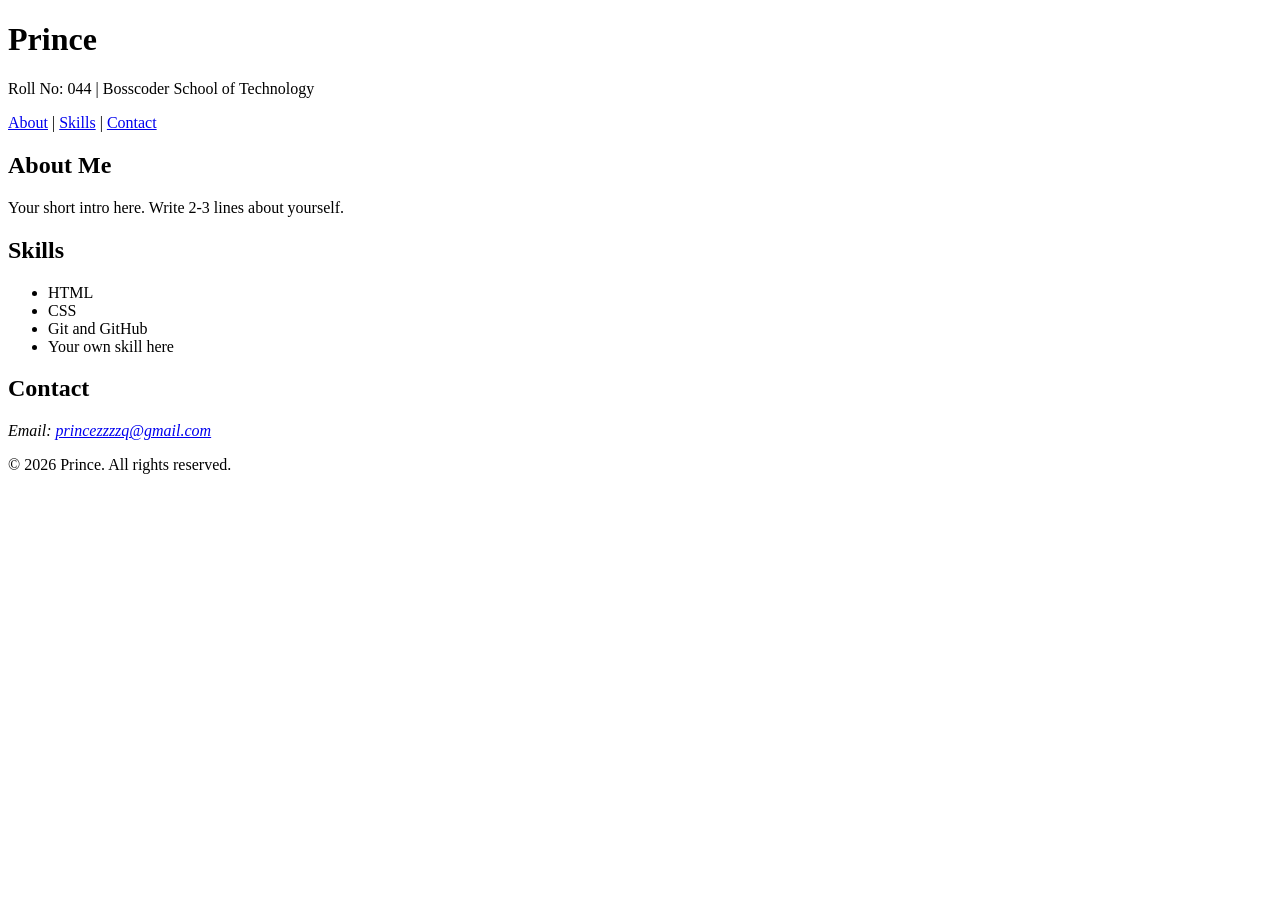
<file: P05/index.html>
<!DOCTYPE html>
<head>
  
  <title>Prince | Bio</title>
</head>
<body>

  <header>
    <h1>Prince</h1>
<p>Roll No: 044 | Bosscoder School of Technology</p>
    <nav>
      <a href="#about">About</a> |
  <a href="#skills">Skills</a> |
      <a href="#contact">Contact</a>
    </nav>
  </header>

  <main>
    <section id="about">
      <h2>About Me</h2>
      <p>Your short intro here. Write 2-3 lines about yourself.</p>
    </section>
 <section id="skills">
      <h2>Skills</h2>
      <ul>
        <li>HTML</li>
        <li>CSS</li>
        <li>Git and GitHub</li>
        <li>Your own skill here</li>
      </ul>
    </section>

    <section id="contact">
      <h2>Contact</h2>
      <address>
        Email: <a href="mailto:princezzzzq@gmail.com">princezzzzq@gmail.com</a>
      </address>
    </section>
  </main>

  <footer>
    <p>&copy; 2026 Prince. All rights reserved.</p>
  </footer>

</body>
</html>
</file>
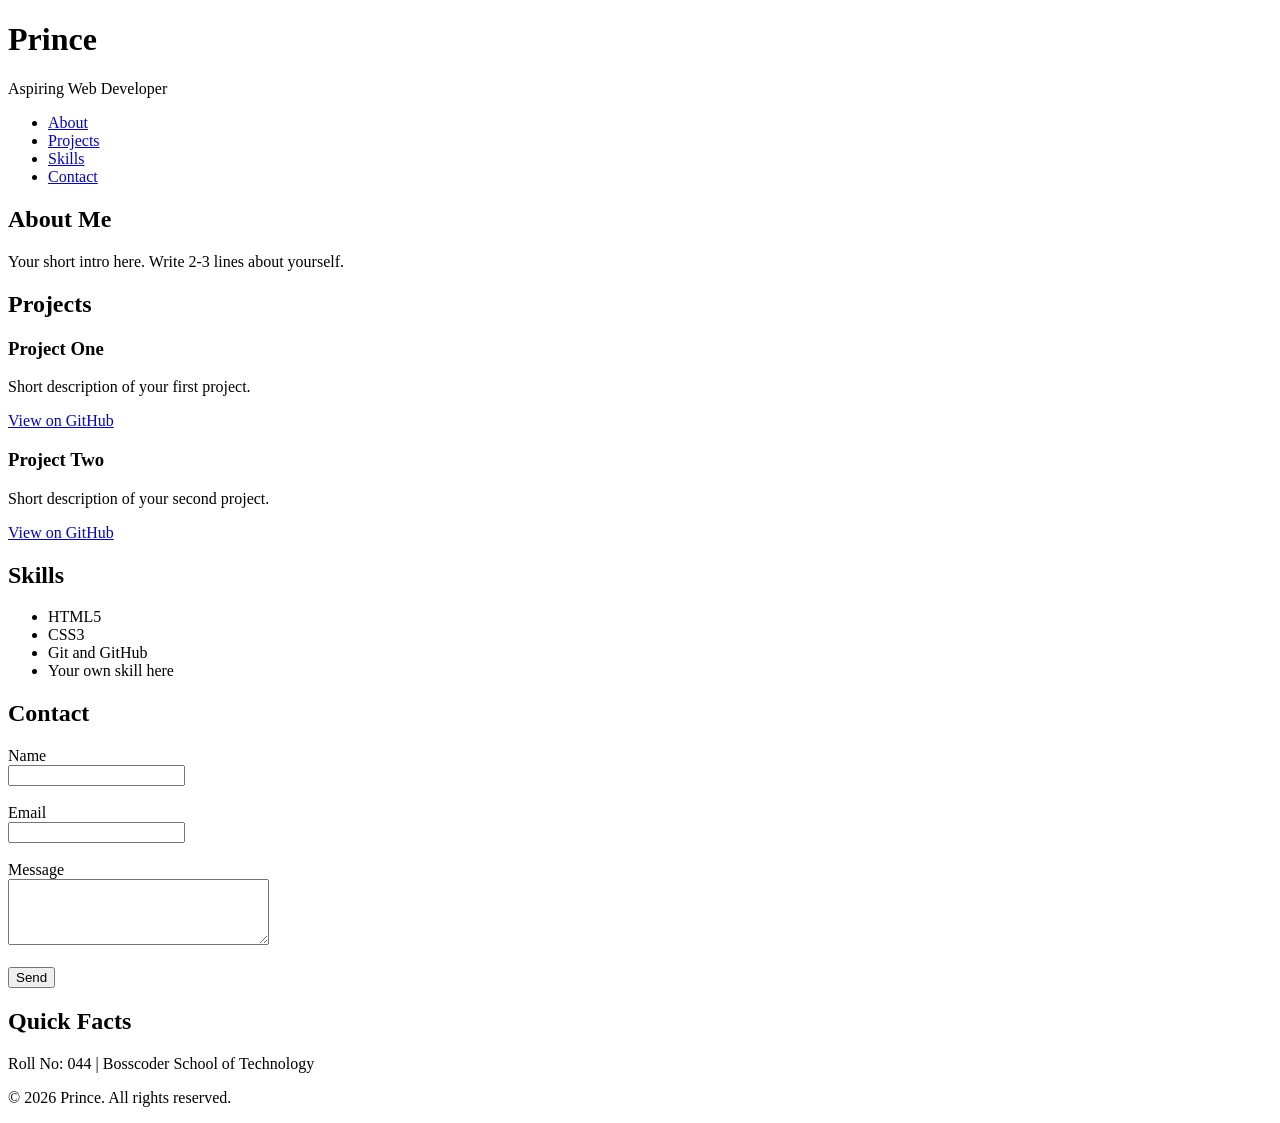
<file: P06/index.html>
<!DOCTYPE html>
<head>
 
  <title>Prince | Portfolio</title>
</head>
<body>

  <header>
    <h1>Prince</h1>
    <p>Aspiring Web Developer</p>
    <nav aria-label="Main navigation">
      <ul>
        <li><a href="#about">About</a></li>
        <li><a href="#projects">Projects</a></li>
        <li><a href="#skills">Skills</a></li>
        <li><a href="#contact">Contact</a></li>
      </ul>
    </nav>
  </header>

  <main>
    <section id="about">
      <h2>About Me</h2>
      <p>Your short intro here. Write 2-3 lines about yourself.</p>
    </section>

    <section id="projects">
      <h2>Projects</h2>
      <article>
        <h3>Project One</h3>
        <p>Short description of your first project.</p>
        <a href="#">View on GitHub</a>
      </article>
      <article>
        <h3>Project Two</h3>
        <p>Short description of your second project.</p>
        <a href="#">View on GitHub</a>
      </article>
    </section>

    <section id="skills">
      <h2>Skills</h2>
      <ul>
        <li>HTML5</li>
        <li>CSS3</li>
        <li>Git and GitHub</li>
        <li>Your own skill here</li>
      </ul>
    </section>

    <section id="contact">
      <h2>Contact</h2>
      <form action="#" method="post">
        <label for="name">Name</label><br>
        <input type="text" id="name" name="name"><br><br>

        <label for="email">Email</label><br>
        <input type="email" id="email" name="email"><br><br>

        <label for="message">Message</label><br>
        <textarea id="message" name="message" rows="4" cols="30"></textarea><br><br>

        <button type="submit">Send</button>
      </form>
    </section>
  </main>

  <aside>
    <h2>Quick Facts</h2>
    <p>Roll No: 044 | Bosscoder School of Technology</p>
  </aside>

  <footer>
    <p>&copy; 2026 Prince. All rights reserved.</p>
  </footer>

</body>
</html>
</file>
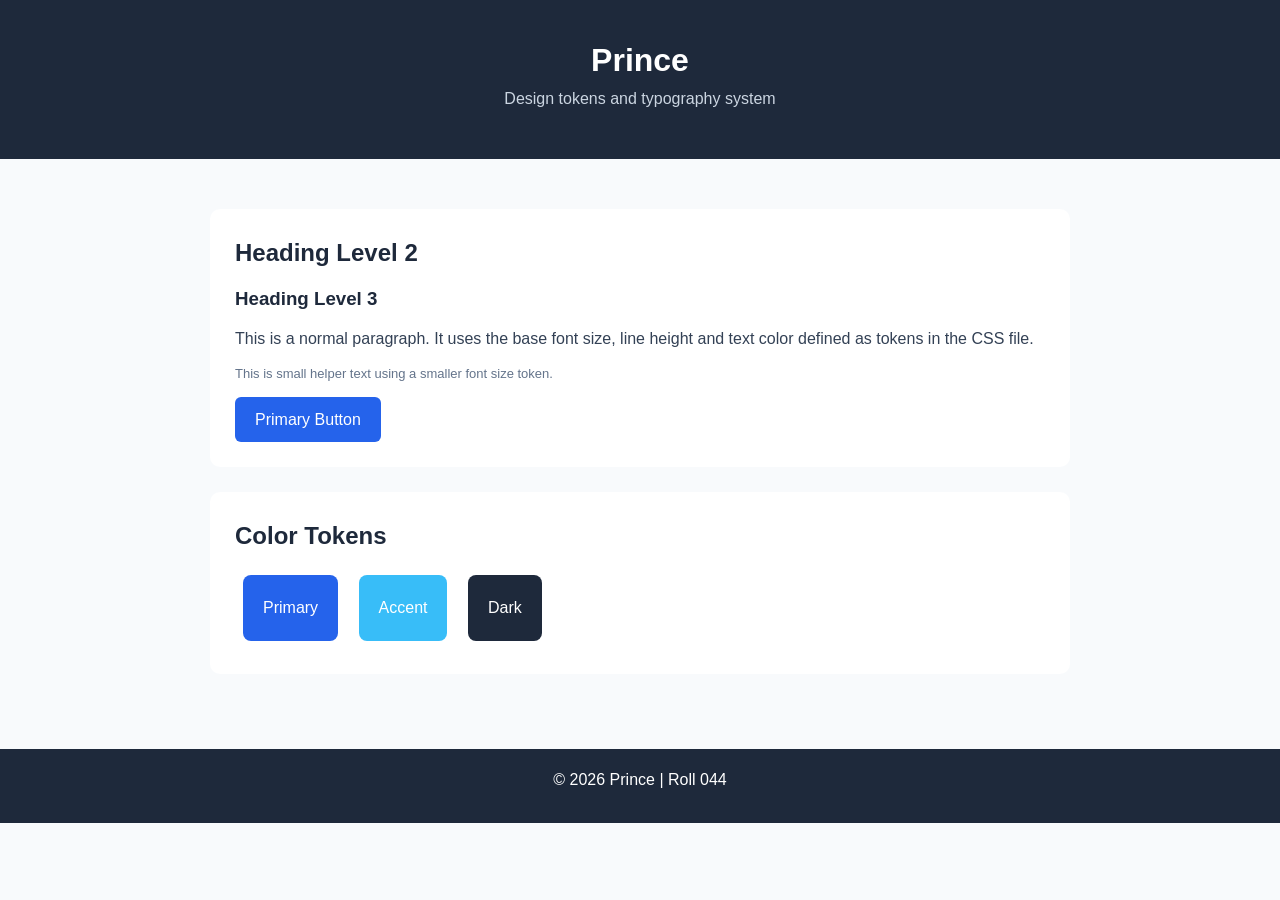
<file: P07/index.html>
<!DOCTYPE html>
<html lang="en">
<head>
  <meta charset="UTF-8">
  <meta name="viewport" content="width=device-width, initial-scale=1.0">
  <title>P07 | Design Tokens</title>
  <link rel="stylesheet" href="style.css">
</head>
<body>

  <header class="site-header">
    <h1>Prince</h1>
    <p class="subtitle">Design tokens and typography system</p>
  </header>

  <main>
    <section class="section">
      <h2>Heading Level 2</h2>
      <h3>Heading Level 3</h3>
      <p>This is a normal paragraph. It uses the base font size, line height and text color defined as tokens in the CSS file.</p>
      <p class="small-text">This is small helper text using a smaller font size token.</p>
      <a href="#" class="btn">Primary Button</a>
    </section>

    <section class="section">
      <h2>Color Tokens</h2>
      <div class="swatch swatch-primary">Primary</div>
      <div class="swatch swatch-accent">Accent</div>
      <div class="swatch swatch-dark">Dark</div>
    </section>
  </main>

  <footer class="site-footer">
    <p>&copy; 2026 Prince | Roll 044</p>
  </footer>

</body>
</html>
</file>
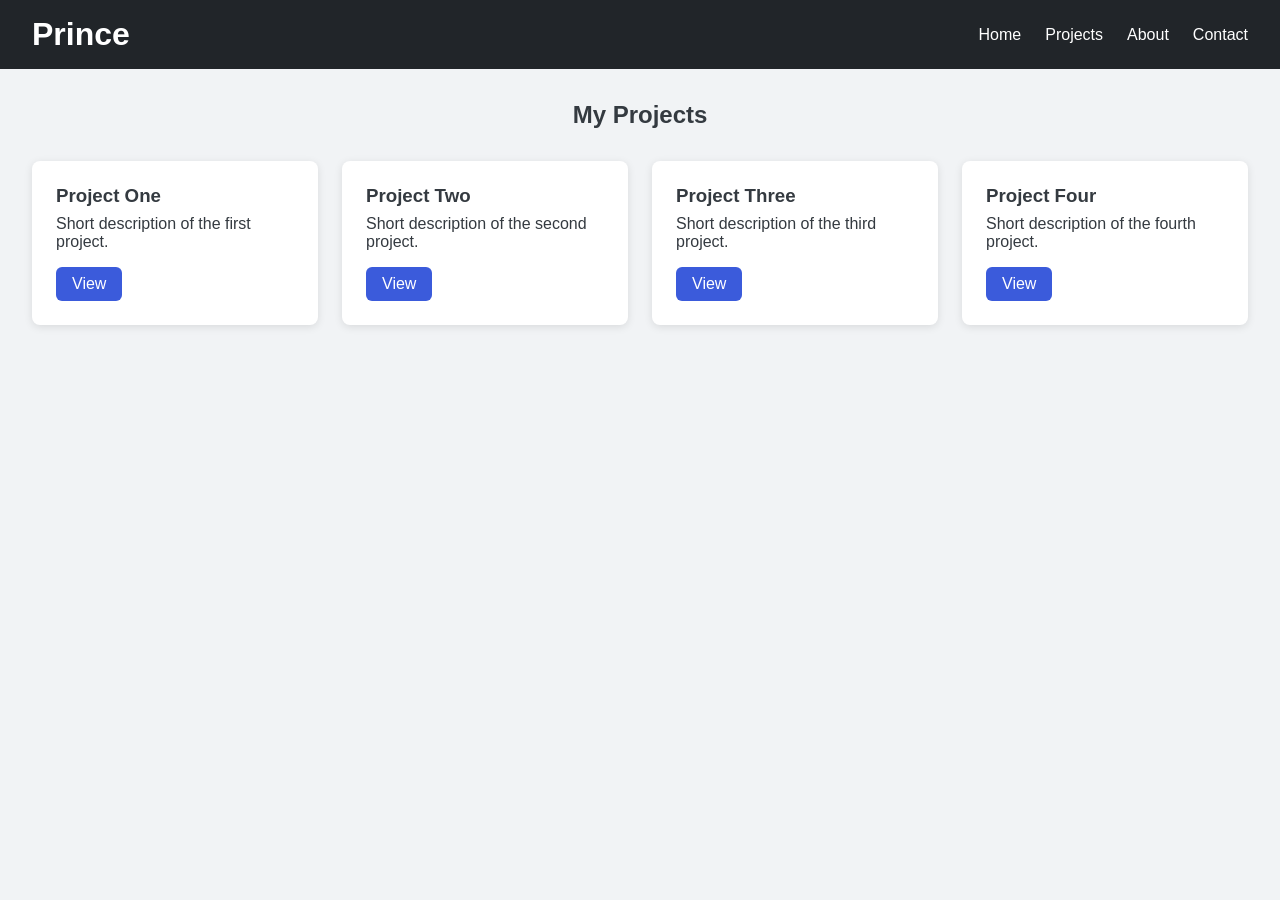
<file: P09/index.html>
<!DOCTYPE html>
<html lang="en">
<head>
  <meta charset="UTF-8">
  <meta name="viewport" content="width=device-width, initial-scale=1.0">
  <title>P09 | Responsive Flexbox</title>
  <link rel="stylesheet" href="style.css">
</head>
<body>

  <header class="navbar">
    <h1 class="logo">Prince</h1>
    <nav>
      <ul class="nav-links">
        <li><a href="#">Home</a></li>
        <li><a href="#">Projects</a></li>
        <li><a href="#">About</a></li>
        <li><a href="#">Contact</a></li>
      </ul>
    </nav>
  </header>

  <main>
    <h2 class="title">My Projects</h2>
    <section class="card-grid">
      <article class="card">
        <h3>Project One</h3>
        <p>Short description of the first project.</p>
        <a href="#" class="btn">View</a>
      </article>
      <article class="card">
        <h3>Project Two</h3>
        <p>Short description of the second project.</p>
        <a href="#" class="btn">View</a>
      </article>
      <article class="card">
        <h3>Project Three</h3>
        <p>Short description of the third project.</p>
        <a href="#" class="btn">View</a>
      </article>
      <article class="card">
        <h3>Project Four</h3>
        <p>Short description of the fourth project.</p>
        <a href="#" class="btn">View</a>
      </article>
    </section>
  </main>

</body>
</html>
</file>
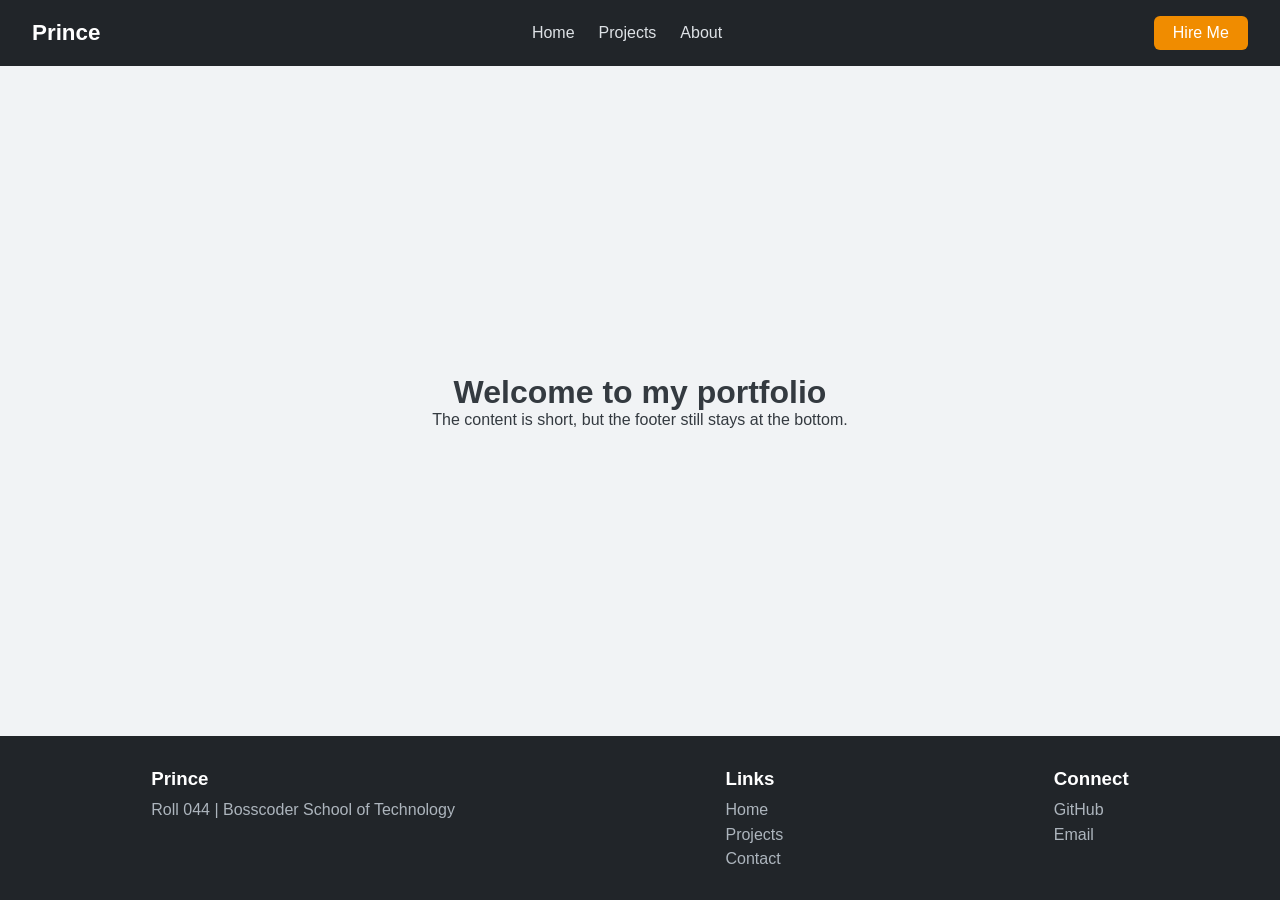
<file: P10/index.html>
<!DOCTYPE html>
<html lang="en">
<head>
  <meta charset="UTF-8">
  <meta name="viewport" content="width=device-width, initial-scale=1.0">
  <title>P10 | Header and Footer</title>
  <link rel="stylesheet" href="style.css">
</head>
<body>

  <header class="site-header">
    <a href="#" class="logo">Prince</a>
    <nav>
      <ul class="nav">
        <li><a href="#">Home</a></li>
        <li><a href="#">Projects</a></li>
        <li><a href="#">About</a></li>
      </ul>
    </nav>
    <a href="#" class="btn">Hire Me</a>
  </header>

  <main class="content">
    <h1>Welcome to my portfolio</h1>
    <p>The content is short, but the footer still stays at the bottom.</p>
  </main>

  <footer class="site-footer">
    <div class="footer-col">
      <h3>Prince</h3>
      <p>Roll 044 | Bosscoder School of Technology</p>
    </div>
    <div class="footer-col">
      <h3>Links</h3>
      <a href="#">Home</a>
      <a href="#">Projects</a>
      <a href="#">Contact</a>
    </div>
    <div class="footer-col">
      <h3>Connect</h3>
      <a href="https://github.com/princeguptacse">GitHub</a>
      <a href="mailto:princezzzzq@gmail.com">Email</a>
    </div>
  </footer>

</body>
</html>
</file>
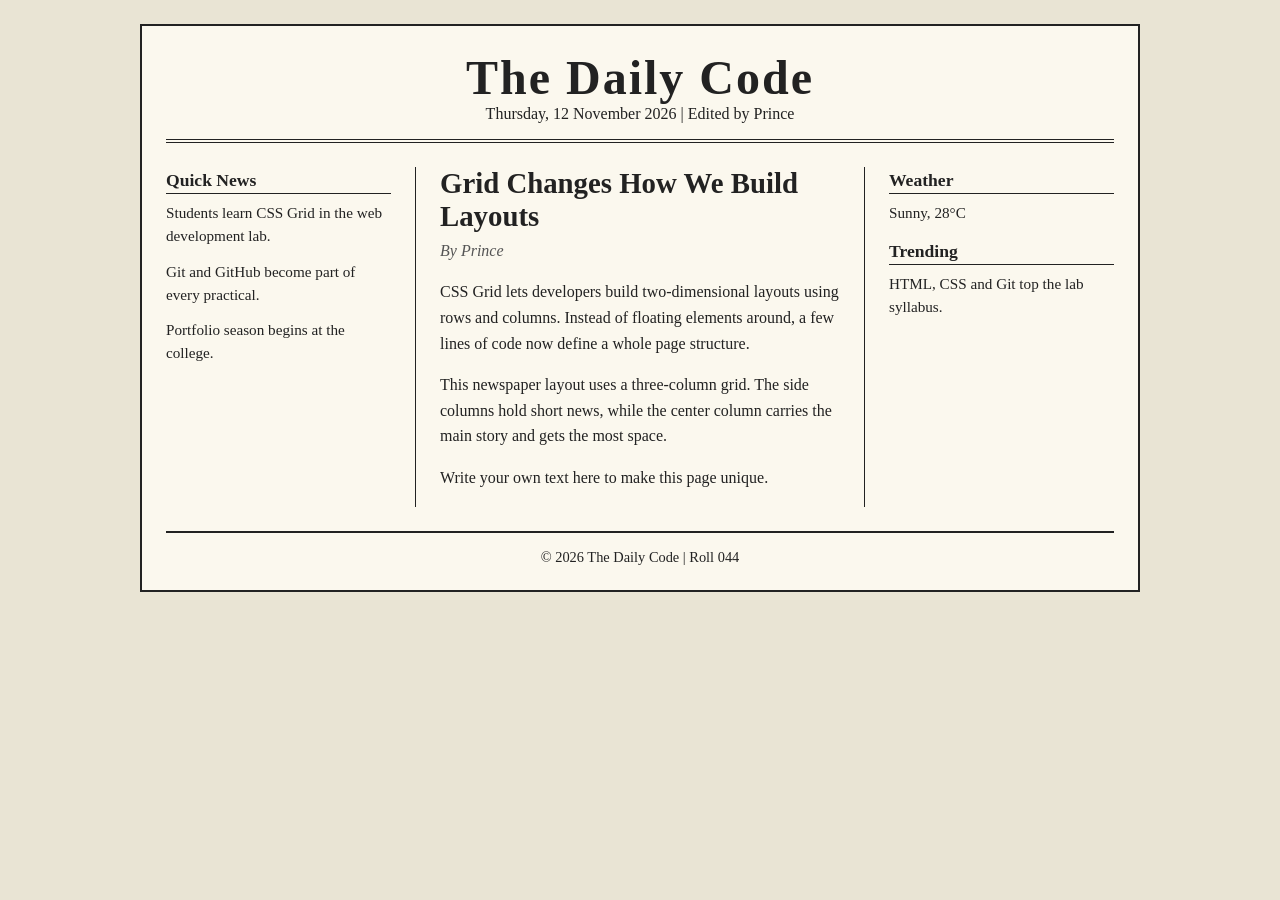
<file: P11/index.html>
<!DOCTYPE html>
<html lang="en">
<head>
  <meta charset="UTF-8">
  <meta name="viewport" content="width=device-width, initial-scale=1.0">
  <title>P11 | Newspaper Layout</title>
  <link rel="stylesheet" href="style.css">
</head>
<body>

  <div class="newspaper">

    <header class="masthead">
      <h1>The Daily Code</h1>
      <p>Thursday, 12 November 2026 | Edited by Prince</p>
    </header>

    <aside class="left">
      <h2>Quick News</h2>
      <p>Students learn CSS Grid in the web development lab.</p>
      <p>Git and GitHub become part of every practical.</p>
      <p>Portfolio season begins at the college.</p>
    </aside>

    <main class="main-story">
      <h2>Grid Changes How We Build Layouts</h2>
      <p class="byline">By Prince</p>
      <p>CSS Grid lets developers build two-dimensional layouts using rows and columns. Instead of floating elements around, a few lines of code now define a whole page structure.</p>
      <p>This newspaper layout uses a three-column grid. The side columns hold short news, while the center column carries the main story and gets the most space.</p>
      <p>Write your own text here to make this page unique.</p>
    </main>

    <aside class="right">
      <h2>Weather</h2>
      <p>Sunny, 28&deg;C</p>
      <h2>Trending</h2>
      <p>HTML, CSS and Git top the lab syllabus.</p>
    </aside>

    <footer class="footer">
      <p>&copy; 2026 The Daily Code | Roll 044</p>
    </footer>

  </div>

</body>
</html>
</file>
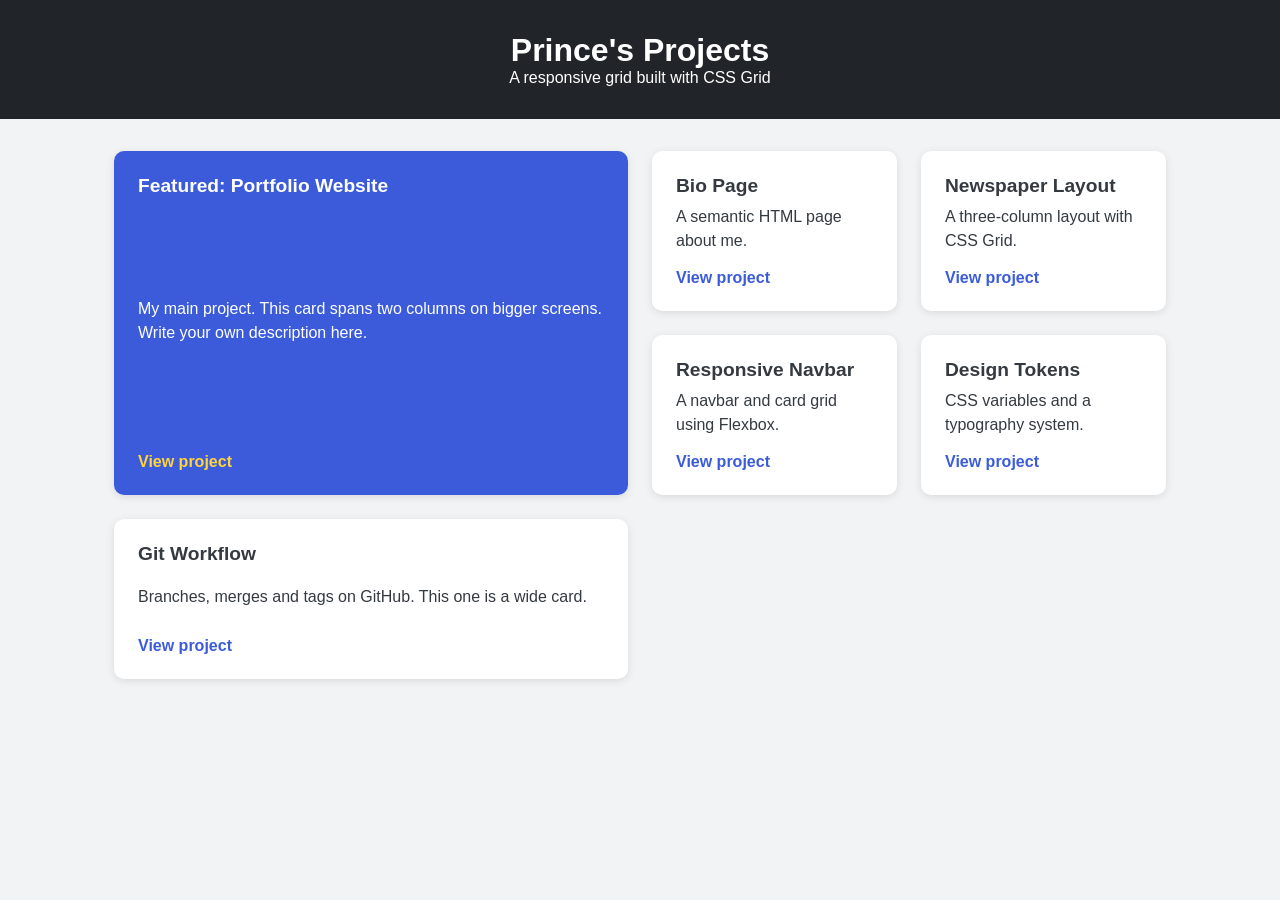
<file: P12/index.html>
<!DOCTYPE html>
<html lang="en">
<head>
  <meta charset="UTF-8">
  <meta name="viewport" content="width=device-width, initial-scale=1.0">
  <title>P12 | Projects Grid</title>
  <link rel="stylesheet" href="style.css">
</head>
<body>

  <header class="header">
    <h1>Prince's Projects</h1>
    <p>A responsive grid built with CSS Grid</p>
  </header>

  <main class="projects">

    <article class="project featured">
      <h2>Featured: Portfolio Website</h2>
      <p>My main project. This card spans two columns on bigger screens. Write your own description here.</p>
      <a href="#">View project</a>
    </article>

    <article class="project">
      <h2>Bio Page</h2>
      <p>A semantic HTML page about me.</p>
      <a href="#">View project</a>
    </article>

    <article class="project">
      <h2>Newspaper Layout</h2>
      <p>A three-column layout with CSS Grid.</p>
      <a href="#">View project</a>
    </article>

    <article class="project">
      <h2>Responsive Navbar</h2>
      <p>A navbar and card grid using Flexbox.</p>
      <a href="#">View project</a>
    </article>

    <article class="project">
      <h2>Design Tokens</h2>
      <p>CSS variables and a typography system.</p>
      <a href="#">View project</a>
    </article>

    <article class="project wide">
      <h2>Git Workflow</h2>
      <p>Branches, merges and tags on GitHub. This one is a wide card.</p>
      <a href="#">View project</a>
    </article>

  </main>

</body>
</html>
</file>
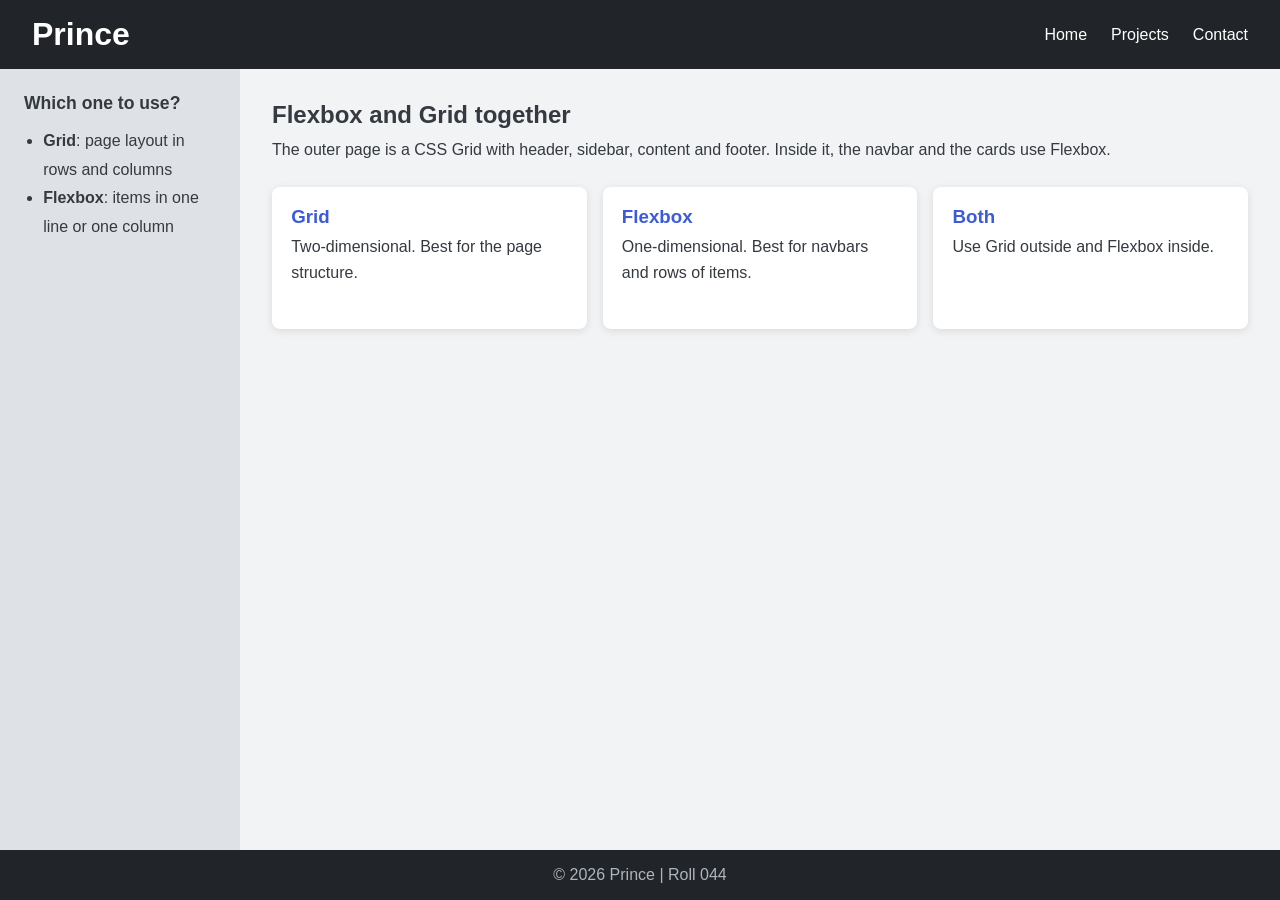
<file: P13/index.html>
<!DOCTYPE html>
<html lang="en">
<head>
  <meta charset="UTF-8">
  <meta name="viewport" content="width=device-width, initial-scale=1.0">
  <title>P13 | Flexbox vs Grid</title>
  <link rel="stylesheet" href="style.css">
</head>
<body>

  <div class="page">

    <header class="header">
      <h1 class="logo">Prince</h1>
      <nav class="nav">
        <a href="#">Home</a>
        <a href="#">Projects</a>
        <a href="#">Contact</a>
      </nav>
    </header>

    <aside class="sidebar">
      <h2>Which one to use?</h2>
      <ul>
        <li><strong>Grid</strong>: page layout in rows and columns</li>
        <li><strong>Flexbox</strong>: items in one line or one column</li>
      </ul>
    </aside>

    <main class="content">
      <h2>Flexbox and Grid together</h2>
      <p>The outer page is a CSS Grid with header, sidebar, content and footer. Inside it, the navbar and the cards use Flexbox.</p>

      <div class="cards">
        <article class="card">
          <h3>Grid</h3>
          <p>Two-dimensional. Best for the page structure.</p>
        </article>
        <article class="card">
          <h3>Flexbox</h3>
          <p>One-dimensional. Best for navbars and rows of items.</p>
        </article>
        <article class="card">
          <h3>Both</h3>
          <p>Use Grid outside and Flexbox inside.</p>
        </article>
      </div>
    </main>

    <footer class="footer">
      <p>&copy; 2026 Prince | Roll 044</p>
    </footer>

  </div>

</body>
</html>
</file>
<file: P07/style.css>
:root {
  --primary-color: #2563eb;
  --accent-color: #38bdf8;
  --dark-color: #1e293b;
  --text-color: #334155;
  --background-color: #f8fafc;
  --font-size: 16px;
}

* {
  margin: 0;
  padding: 0;
  box-sizing: border-box;
}

body {
  font-family: Arial, sans-serif;
  font-size: var(--font-size);
  line-height: 1.6;
  color: var(--text-color);
  background: var(--background-color);
}

.site-header {
  background: var(--dark-color);
  color: white;
  text-align: center;
  padding: 35px;
}

.subtitle {
  color: #cbd5e1;
}

main {
  max-width: 900px;
  margin: 30px auto;
  padding: 20px;
}

.section {
  background: white;
  padding: 25px;
  margin-bottom: 25px;
  border-radius: 10px;
}

h2, h3 {
  color: var(--dark-color);
  margin-bottom: 12px;
}

p {
  margin-bottom: 12px;
}

.small-text {
  font-size: 13px;
  color: #64748b;
}

.btn {
  display: inline-block;
  background: var(--primary-color);
  color: white;
  padding: 10px 20px;
  text-decoration: none;
  border-radius: 6px;
}

.swatch {
  display: inline-block;
  padding: 20px;
  margin: 8px;
  color: white;
  border-radius: 8px;
}

.swatch-primary {
  background: var(--primary-color);
}

.swatch-accent {
  background: var(--accent-color);
}

.swatch-dark {
  background: var(--dark-color);
}

.site-footer {
  background: var(--dark-color);
  color: white;
  text-align: center;
  padding: 18px;
}
</file>
<file: P09/style.css>
* { box-sizing: border-box; margin: 0; padding: 0; }

body { font-family: Arial, sans-serif; background: #f1f3f5; color: #343a40; }
.navbar {
  display: flex;
  justify-content: space-between;
  align-items: center;
  padding: 1rem 2rem;
  background: #212529;
  color: white;
}
.nav-links { list-style: none; display: flex; gap: 1.5rem; }
.nav-links a { color: white; text-decoration: none; }
.nav-links a:hover { color: #f08c00; }

.title { text-align: center; margin: 2rem 0 1rem; }
.card-grid {
  display: flex;
  flex-wrap: wrap;
  gap: 1.5rem;
  padding: 1rem 2rem 3rem;
  justify-content: center;
}
.card {
  flex: 1 1 220px;
  max-width: 300px;
  background: white;
  padding: 1.5rem;
  border-radius: 8px;
  box-shadow: 0 2px 8px rgba(0, 0, 0, 0.1);
}
.card h3 { margin-bottom: 0.5rem; }
.card p { margin-bottom: 1rem; }

.btn {
  display: inline-block;
  background: #3b5bdb;
  color: white;
  padding: 0.5rem 1rem;
  border-radius: 6px;
  text-decoration: none;
}
@media (max-width: 600px) {
  .navbar { flex-direction: column; gap: 0.75rem; }
  .nav-links { flex-direction: column; align-items: center; gap: 0.5rem; }
  .card { max-width: 100%; }
}
</file>
<file: P10/style.css>
* { box-sizing: border-box; margin: 0; padding: 0; }

body {
  font-family: Arial, sans-serif;
  min-height: 100vh;
  display: flex;
  flex-direction: column;  
  background: #f1f3f5;
  color: #343a40;
}
.site-header {
  display: flex;
  justify-content: space-between;
  align-items: center;
  gap: 1rem;
  padding: 1rem 2rem;
  background: #212529;
}
.logo { color: white; font-size: 1.4rem; font-weight: bold; text-decoration: none; }
.nav { list-style: none; display: flex; gap: 1.5rem; }
.nav a { color: #dee2e6; text-decoration: none; }
.nav a:hover { color: #f08c00; }

.btn {
  background: #f08c00;
  color: white;
  padding: 0.5rem 1.2rem;
  border-radius: 6px;
  text-decoration: none;
}
.content {
  flex: 1;
  display: flex;
  flex-direction: column;
  justify-content: center;
  align-items: center;
  text-align: center;
  padding: 2rem;
}.site-footer {
  display: flex;
  justify-content: space-around;
  flex-wrap: wrap;
  gap: 2rem;
  padding: 2rem;
  background: #212529;
  color: #adb5bd;
}
.footer-col { display: flex; flex-direction: column; gap: 0.4rem; }
.footer-col h3 { color: white; margin-bottom: 0.3rem; }
.footer-col a { color: #adb5bd; text-decoration: none; }
.footer-col a:hover { color: #f08c00; }
@media (max-width: 600px) {
  .site-header { flex-direction: column; }
  .site-footer { flex-direction: column; align-items: center; text-align: center; }
}
</file>
<file: P11/style.css>
* { box-sizing: border-box; margin: 0; padding: 0; }

body {
  font-family: Georgia, serif;
  background: #e9e4d4;
  color: #222;
}

.newspaper {
  display: grid;
  grid-template-columns: 1fr 2fr 1fr; 
  grid-template-areas:
    "masthead masthead masthead"
    "left     main     right"
    "footer   footer   footer";
  gap: 1.5rem;
  max-width: 1000px;
  margin: 1.5rem auto;
  padding: 1.5rem;
  background: #fbf8ee;
  border: 2px solid #222;
}

.masthead {
  grid-area: masthead;
  text-align: center;
  border-bottom: 4px double #222;
  padding-bottom: 1rem;
}
.masthead h1 { font-size: 3rem; letter-spacing: 2px; }

.left { grid-area: left; }
.main-story { grid-area: main; }
.right { grid-area: right; }

.left, .right {
  font-size: 0.95rem;
  line-height: 1.5;
}
.left h2, .right h2 {
  font-size: 1.1rem;
  border-bottom: 1px solid #222;
  margin-bottom: 0.5rem;
}
.left p, .right p { margin-bottom: 0.8rem; }
.main-story {
  border-left: 1px solid #222;
  border-right: 1px solid #222;
  padding: 0 1.5rem;
}
.main-story h2 { font-size: 1.8rem; margin-bottom: 0.3rem; }
.byline { font-style: italic; margin-bottom: 1rem; color: #555; }
.main-story p { line-height: 1.6; margin-bottom: 1rem; }

.footer {
  grid-area: footer;
  text-align: center;
  border-top: 2px solid #222;
  padding-top: 1rem;
  font-size: 0.9rem;
}

@media (max-width: 700px) {
  .newspaper {
    grid-template-columns: 1fr;
    grid-template-areas:
      "masthead"
      "main"
      "left"
      "right"
      "footer";
  }
  .main-story { border: none; padding: 0; }
  .masthead h1 { font-size: 2rem; }
}
</file>
<file: P12/style.css>
* { box-sizing: border-box; margin: 0; padding: 0; }

body {
  font-family: Arial, sans-serif;
  background: #f1f3f5;
  color: #343a40;
}

.header {
  text-align: center;
  padding: 2rem 1rem;
  background: #212529;
  color: white;
}


.projects {
  display: grid;
  grid-template-columns: repeat(auto-fit, minmax(240px, 1fr));
  grid-auto-rows: minmax(160px, auto);
  gap: 1.5rem;
  max-width: 1100px;
  margin: 2rem auto;
  padding: 0 1.5rem;
}

.project {
  background: white;
  padding: 1.5rem;
  border-radius: 10px;
  box-shadow: 0 2px 8px rgba(0, 0, 0, 0.1);
  display: flex;
  flex-direction: column;
  justify-content: space-between;
}
.project h2 { font-size: 1.2rem; margin-bottom: 0.5rem; }
.project p { margin-bottom: 1rem; line-height: 1.5; }
.project a { color: #3b5bdb; text-decoration: none; font-weight: bold; }


.featured {
  grid-column: span 2;
  grid-row: span 2;
  background: #3b5bdb;
  color: white;
}
.featured a { color: #ffd43b; }


.wide { grid-column: span 2; }


@media (max-width: 600px) {
  .featured, .wide { grid-column: auto; grid-row: auto; }
}
</file>
<file: P13/style.css>
* { box-sizing: border-box; margin: 0; padding: 0; }

body {
  font-family: Arial, sans-serif;
  background: #f1f3f5;
  color: #343a40;
}
.page {
  display: grid;
  grid-template-columns: 240px 1fr;
  grid-template-rows: auto 1fr auto;
  grid-template-areas:
    "header  header"
  "sidebar content"
    "footer  footer";
  min-height: 100vh;
}

.header  { grid-area: header; }
.sidebar { grid-area: sidebar; }
.content { grid-area: content; }
.footer  { grid-area: footer; }
.header {
  display: flex;
  justify-content: space-between;
  align-items: center;
  padding: 1rem 2rem;
  background: #212529;
  color: white;
}
.nav { display: flex; gap: 1.5rem; }
.nav a { color: white; text-decoration: none; }
.nav a:hover { color: #f08c00; }

.sidebar {
  background: #dee2e6;
  padding: 1.5rem;
}
.sidebar h2 { margin-bottom: 0.8rem; font-size: 1.1rem; }
.sidebar ul { padding-left: 1.2rem; line-height: 1.8; }

.content { padding: 2rem; }
.content h2 { margin-bottom: 0.5rem; }
.content p { margin-bottom: 1.5rem; line-height: 1.6; }
.cards {
  display: flex;
  flex-wrap: wrap;
  gap: 1rem;
}
.card {
  flex: 1 1 180px;
  background: white;
  padding: 1.2rem;
  border-radius: 8px;
  box-shadow: 0 2px 8px rgba(0, 0, 0, 0.1);
}
.card h3 { margin-bottom: 0.4rem; color: #3b5bdb; }

.footer {
  background: #212529;
  color: #adb5bd;
  text-align: center;
  padding: 1rem;
}
@media (max-width: 700px) {
  .page {
    grid-template-columns: 1fr;
    grid-template-areas:
      "header"
      "sidebar"
      "content"
      "footer";
  }
  .header { flex-direction: column; gap: 0.5rem; }
}
</file>
